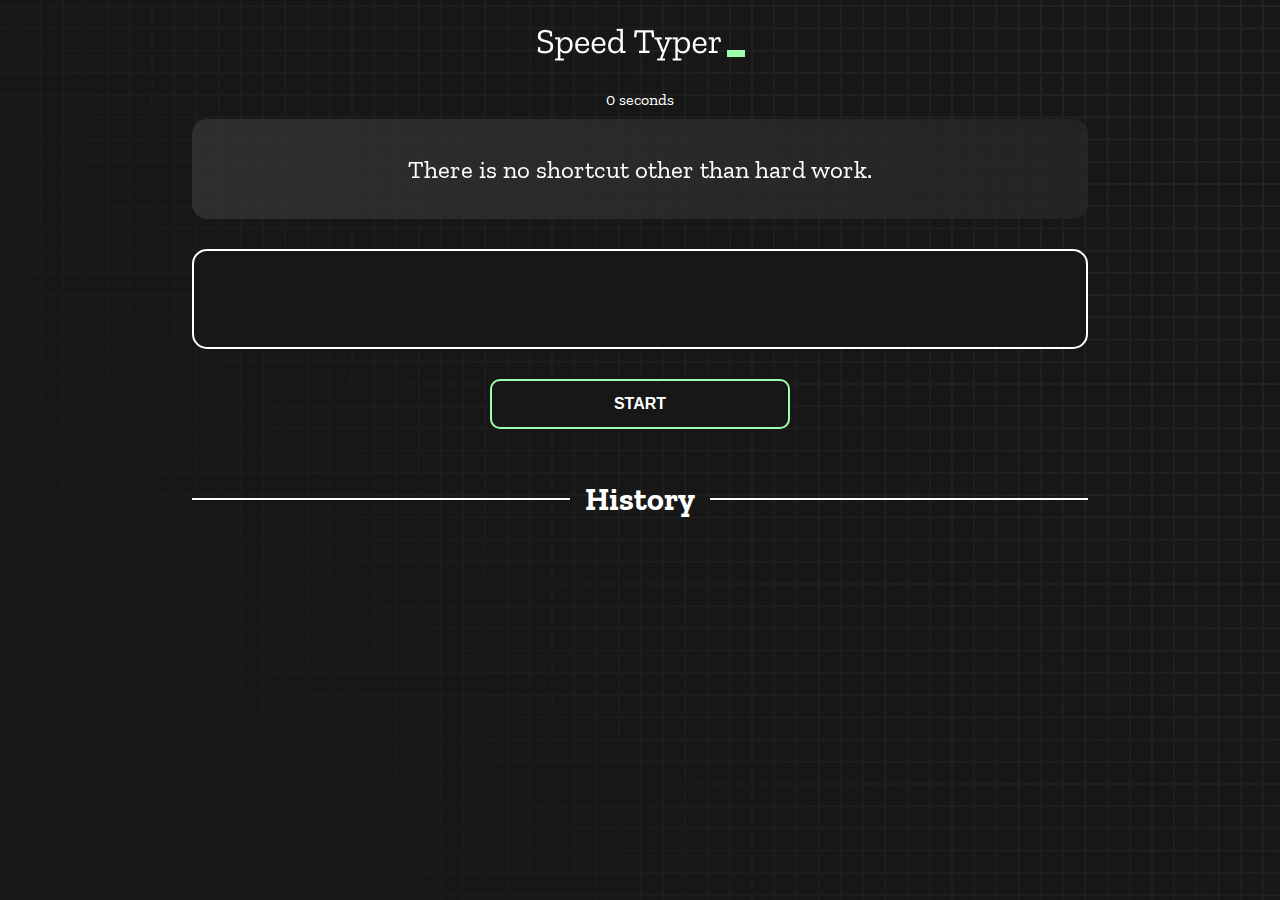
<file: index.html>
<!DOCTYPE html>
<html lang="en">
  <head>
    <meta charset="UTF-8" />
    <meta http-equiv="X-UA-Compatible" content="IE=edge" />
    <meta name="viewport" content="width=device-width, initial-scale=1.0" />
    <title>Speed Monster</title>
    <link rel="stylesheet" href="styles.css" />
    <link rel="preconnect" href="https://fonts.googleapis.com" />
    <link rel="preconnect" href="https://fonts.gstatic.com" crossorigin />
    <link
      href="https://fonts.googleapis.com/css2?family=Zilla+Slab:wght@300;400;500&display=swap"
      rel="stylesheet"
    />
  </head>
  <body>
    <h1 class="title"><img src="./logo.png" /></h1>
    <div id="show-time">0 seconds</div>

    <div class="box-container">
      <div id="question"></div>

      <div id="display" class="inactive"></div>

      <div class="buttons">
        <button id="starts">START</button>
      </div>

      <div class="divider-container">
        <div class="line"></div>
        <h1 class="title2">History</h1>
        <div class="line"></div>
      </div>
      <div id="histories"></div>
    </div>

    <div id="countdown"></div>
    <div id="modal-background" class="hidden"></div>
    <div id="result" class="hidden"></div>

    <script src="./history.js"></script>
    <script src="./script.js"></script>
  </body>
</html>
</file>
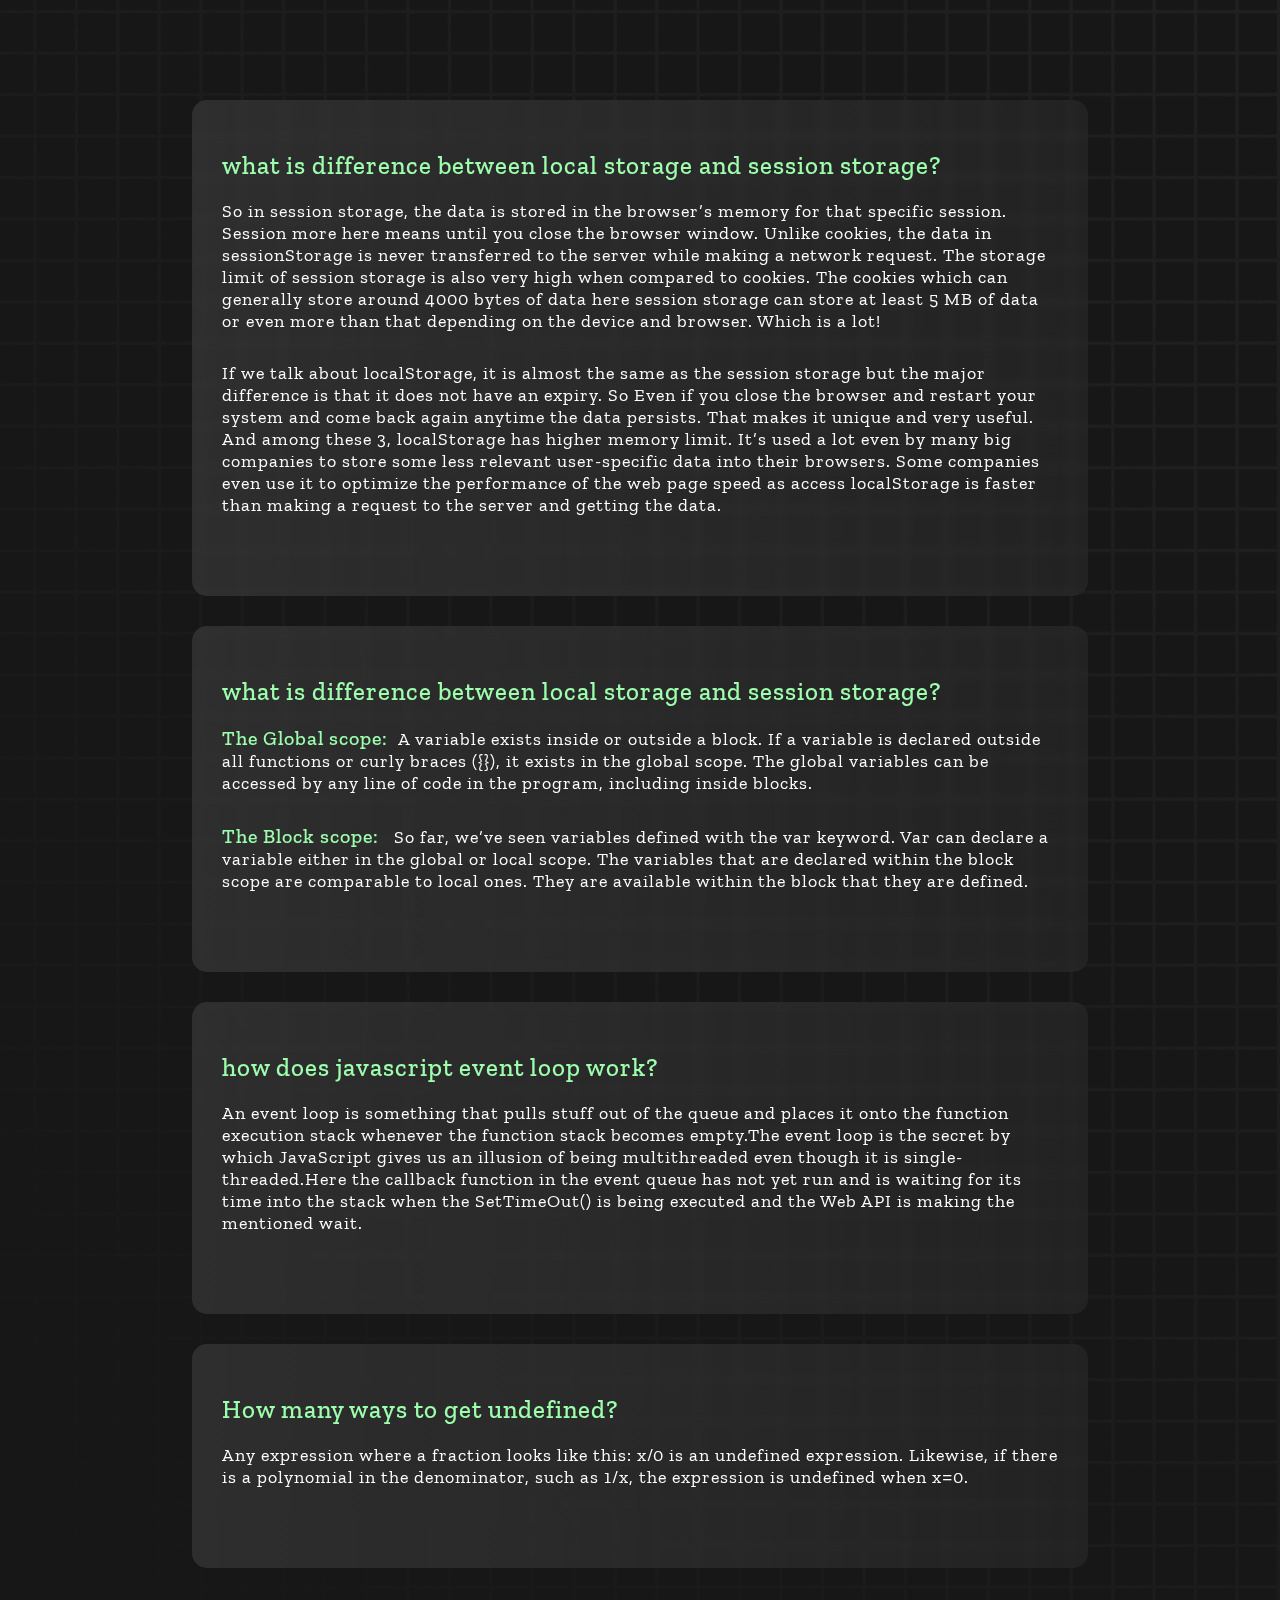
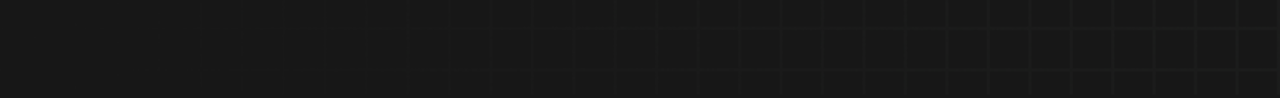
<file: blog.html>
<!DOCTYPE html>
<html lang="en">
  <head>
    <meta charset="UTF-8" />
    <meta http-equiv="X-UA-Compatible" content="IE=edge" />
    <meta name="viewport" content="width=device-width, initial-scale=1.0" />
    <title>Speed Monster</title>
    <link rel="stylesheet" href="styles.css" />
    <link rel="preconnect" href="https://fonts.googleapis.com" />
    <link rel="preconnect" href="https://fonts.gstatic.com" crossorigin />
    <link
      href="https://fonts.googleapis.com/css2?family=Zilla+Slab:wght@300;400;500&display=swap"
      rel="stylesheet"
    />
  </head>
  <body>
    <section class="blog">
        <div class="box-container">
            <div class="quction_list">
                <h5>what is difference between local storage and session storage?</h5>
                <p>So in session storage, the data is stored in the browser’s memory for that specific session. Session more here means until you close the browser window. Unlike cookies, the data in sessionStorage is never transferred to the server while making a network request.   The storage limit of session storage is also very high when compared to cookies. The cookies which can generally store around 4000 bytes of data here session storage can store at least 5 MB of data or even more than that depending on the device and browser. Which is a lot!</p>

                  <p>If we talk about localStorage, it is almost the same as the session storage but the major difference is that it does not have an expiry. So Even if you close the browser and restart your system and come back again anytime the data persists. That makes it unique and very useful. And among these 3, localStorage has higher memory limit.

                    It’s used a lot even by many big companies to store some less relevant user-specific data into their browsers. Some companies even use it to optimize the performance of the web page speed as access localStorage is faster than making a request to the server and getting the data.</p>
            </div>
            <div class="quction_list">
                <h5> what is difference between local storage and session storage?</h5>
                <p><strong>The Global scope:</strong>A variable exists inside or outside a block. If a variable is declared outside all functions or curly braces ({}), it exists in the global scope. The global variables can be accessed by any line of code in the program, including inside blocks.</p>

                  <p><strong>The Block scope:</strong>
                    So far, we’ve seen variables defined with the var keyword. Var can declare a variable either in the global or local scope. The variables that are declared within the block scope are comparable to local ones. They are available within the block that they are defined.</p>
            </div>
            <div class="quction_list">
                <h5> how does javascript event loop work? </h5>
                <p>An event loop is something that pulls stuff out of the queue and places it onto the function execution stack whenever the function stack becomes empty.The event loop is the secret by which JavaScript gives us an illusion of being multithreaded even though it is single-threaded.Here the callback function in the event queue has not yet run and is waiting for its time into the stack when the SetTimeOut() is being executed and the Web API is making the mentioned wait. </p>
            </div>
            <div class="quction_list">
                <h5> How many ways to get undefined? </h5>
                <p>Any expression where a fraction looks like this: x/0 is an undefined expression. Likewise, if there is a polynomial in the denominator, such as 1/x, the expression is undefined when x=0.</p>
            </div>
        </div>
   
        </div>
    </section>
  </body>
</html>
</file>
<file: styles.css>
* {
  padding: 0;
  margin: 0;
  box-sizing: border-box;
}

body {
  background-image: url("./bg.png");
  background-size: cover;
  background-position: left top;
  font-family: "Zilla Slab", serif;
}

.box-container {
  width: 70%;
  margin: 0 auto;
}

#question {
  height: 100px;
  display: flex;
  align-items: center;
  justify-content: center;
  color: white;
  font-size: 25px;
  border-radius: 15px;
  background: rgb(255, 255, 255);
  background: linear-gradient(
    92.49deg,
    rgba(255, 255, 255, 0.1) 0.18%,
    rgba(255, 255, 255, 0.05) 99.85%
  );
  backdrop-filter: blur(5px);
  margin-bottom: 30px;
}

#display {
  height: 100px;
  display: flex;
  flex-wrap: wrap;
  align-items: center;
  padding-left: 5rem;
  color: white;
  font-size: 32px;
  background-color: #171717;
  border: 2px solid #9dffad;
  border-radius: 15px;
}

#countdown {
  position: fixed;
  height: 100vh;
  width: 100vw;
  background-color: rgba(0, 0, 0, 0.8);
  top: 0;
  left: 0;
  display: flex;
  align-items: center;
  justify-content: center;
  font-size: 3rem;
  color: white;
  display: none;
}
#result {
  position: fixed;
  top: 10%; 
  left: 10%;
  transform: translate(100%, 50%);
  height: 250px;
  width: 400px;
  background-color: #171717;
  border-radius: 15px;
  border: 2px solid #9dffad;
  color: white;
  text-align: center;
  padding: 2rem;
}
#show-time{
  text-align: center;
  color: white;
  margin: 10px 0;
}

.green {
  color: #9dffad;
}
.red {
  color: #eb6565;
}
.bold {
  font-weight: 700;
}
.inactive {
  border: 2px solid white !important;
}
.hidden {
  display: none;
}
.title {
  text-align: center;
  color: white;
  margin: 20px 0;
}

.divider-container {
  height: 80px;
  display: flex;
  justify-content: center;
  align-items: center;
  gap: 15px;
  margin: 0 auto;
}

.line {
  height: 2px;
  background: white;
  width: 100%;
}

.title2 {
  color: white;
  display: block;
}

.buttons {
  display: flex;
  justify-content: center;
  margin: 30px 0;
}
button {
  padding: 10px 20px;
  border: none;
  font-size: 16px;
  font-weight: bold;
  width: 300px;
  height: 50px;
  color: white;
  background-color: #171717;
  border-radius: 10px;
  border: 2px solid #9dffad;
  cursor: pointer;
}

#histories {
  display: flex;
  flex-wrap: wrap;
  justify-content: space-around;
}

.card {
  width: 100%;
  height: 100%;
  padding: 50px;
  display: flex;
  justify-content: space-between;
  align-items: center;
  padding: 20px 30px;
  color: white;
  border-radius: 15px;
  background: rgb(255, 255, 255);
  background: linear-gradient(
    92.49deg,
    rgba(255, 255, 255, 0.1) 0.18%,
    rgba(255, 255, 255, 0.05) 99.85%
  );
  backdrop-filter: blur(5px);
  margin-bottom: 30px;
}

#modal-background {
  background: rgb(255, 255, 255);
  background: linear-gradient(
    92.49deg,
    rgba(255, 255, 255, 0.1) 0.18%,
    rgba(255, 255, 255, 0.05) 99.85%
  );
  backdrop-filter: blur(5px);
  height: 100vh;
  width: 100%;
  position: fixed;
  top: 0;
}

@media only screen and (max-width: 991px) {
  
  #question {
    padding: 0 15px;
    text-align: center;
  }
}


@media only screen and (max-width: 700px) {
  .box-container {
    padding: 0 20px;
    width: 100%;
  }
  .card {
    flex-direction: column;
  }
  .card h3{
    text-align: center;
    margin-bottom: 15px;
  }
  .card p{
    margin-bottom: 5px;
  }

}


/* ============================ blog page style here */
.blog{
  padding: 100px 0;
}
.quction_list {
  width: 100%;
  height: 100%;
  padding: 50px;
  padding: 50px 30px ;
  color: white;
  border-radius: 15px;
  background: rgb(255, 255, 255);
  background: linear-gradient( 92.49deg, rgba(255, 255, 255, 0.1) 0.18%, rgba(255, 255, 255, 0.05) 99.85% );
  backdrop-filter: blur(5px);
  margin-bottom: 30px;
}
.quction_list h5{
  font-size: 25px;
  font-weight: 500;
  margin-bottom: 20px;
  color: #9dffad;
  letter-spacing: 1px;
}
.quction_list p{
  font-size: 18px;
  font-weight: 400;
  margin-bottom: 30px;
  letter-spacing: 1px;
}
.quction_list p strong{
  margin-right: 10px;
  font-size: 20px;
  font-weight: 500;
  color: #9dffad;
}
</file>
